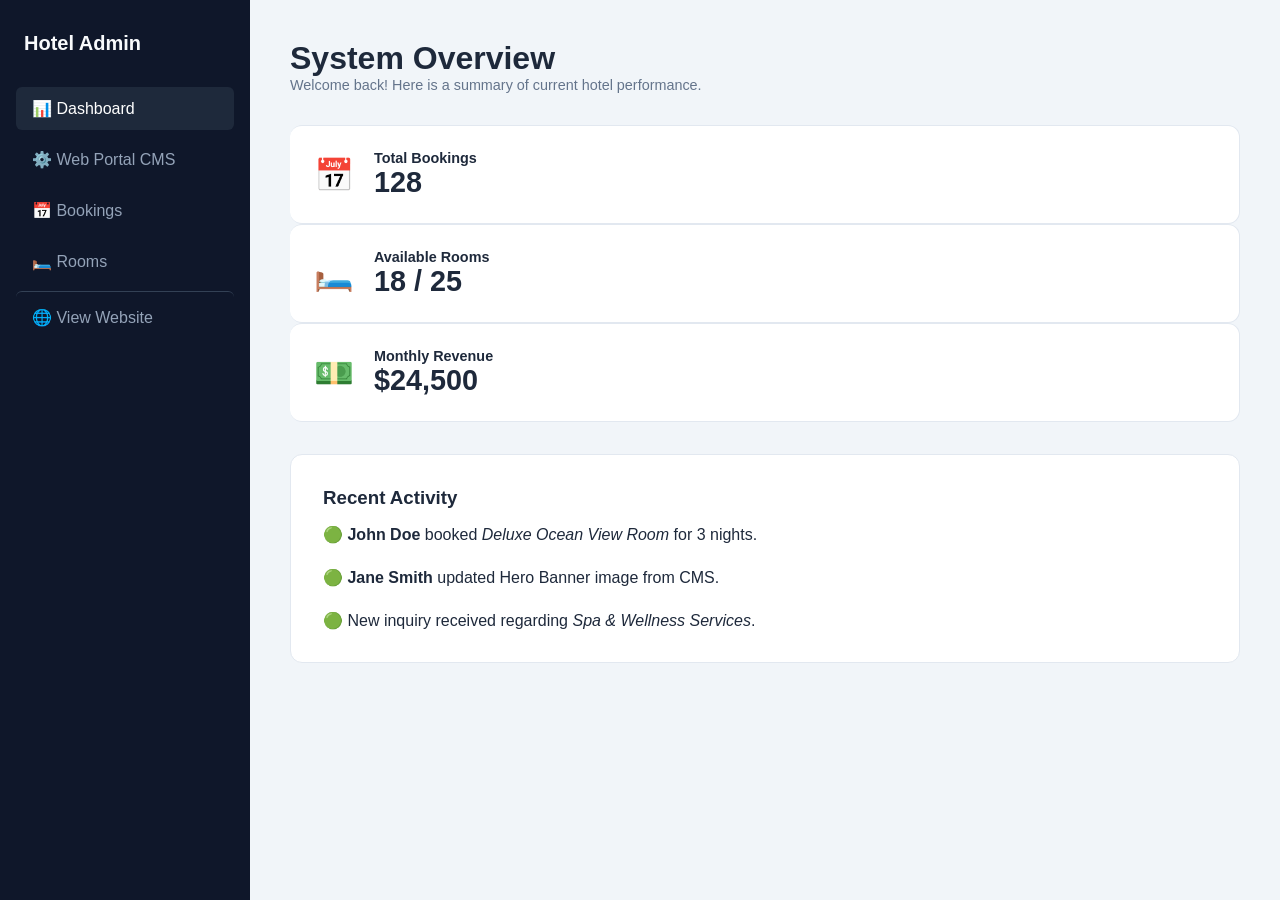
<file: admin_panel/index.html>
<!DOCTYPE html>
<html lang="en">
<head>
    <meta charset="UTF-8">
    <meta name="viewport" content="width=device-width, initial-scale=1.0">
    <title>Admin Dashboard - Hotel Management System</title>
    <link rel="stylesheet" href="assets/css/style.css">
</head>
<body>

    <div class="admin-wrapper">
        <!-- Sidebar Navigation -->
        <aside class="sidebar">
            <h2>Hotel Admin</h2>
            <nav class="sidebar-nav">
                <a href="index.html" class="nav-item active">📊 Dashboard</a>
                <a href="cms.html" class="nav-item">⚙️ Web Portal CMS</a>
                <a href="bookings.html" class="nav-item">📅 Bookings</a>
                <a href="rooms_management.html" class="nav-item">🛏️ Rooms</a>
                <a href="../index.html" class="nav-item exit-link">🌐 View Website</a>
            </nav>
        </aside>

        <!-- Main Workspace -->
        <main class="main-content">
            <header class="top-bar">
                <h1>System Overview</h1>
                <p>Welcome back! Here is a summary of current hotel performance.</p>
            </header>

            <!-- Summary Metrics Cards -->
            <div class="grid-3" style="margin-bottom: 2rem;">
                <div class="card stat-card" style="padding: 1.5rem;">
                    <span style="font-size: 2rem;">📅</span>
                    <div>
                        <h4 style="color: var(--text-muted); font-size: 0.9rem;">Total Bookings</h4>
                        <p style="font-size: 1.8rem; font-weight: 800; color: var(--primary-dark);">128</p>
                    </div>
                </div>

                <div class="card stat-card" style="padding: 1.5rem;">
                    <span style="font-size: 2rem;">🛏️</span>
                    <div>
                        <h4 style="color: var(--text-muted); font-size: 0.9rem;">Available Rooms</h4>
                        <p style="font-size: 1.8rem; font-weight: 800; color: var(--primary-dark);">18 / 25</p>
                    </div>
                </div>

                <div class="card stat-card" style="padding: 1.5rem;">
                    <span style="font-size: 2rem;">💵</span>
                    <div>
                        <h4 style="color: var(--text-muted); font-size: 0.9rem;">Monthly Revenue</h4>
                        <p style="font-size: 1.8rem; font-weight: 800; color: var(--accent-gold);">$24,500</p>
                    </div>
                </div>
            </div>

            <!-- Recent Activity / Quick Actions -->
            <div class="card" style="padding: 2rem;">
                <h3>Recent Activity</h3>
                <ul style="list-style: none; margin-top: 1rem; display: flex; flex-direction: column; gap: 0.75rem;">
                    <li style="padding-bottom: 0.75rem; border-bottom: 1px solid var(--border-subtle);">
                        🟢 <strong>John Doe</strong> booked <em>Deluxe Ocean View Room</em> for 3 nights.
                    </li>
                    <li style="padding-bottom: 0.75rem; border-bottom: 1px solid var(--border-subtle);">
                        🟢 <strong>Jane Smith</strong> updated Hero Banner image from CMS.
                    </li>
                    <li>
                        🟢 New inquiry received regarding <em>Spa & Wellness Services</em>.
                    </li>
                </ul>
            </div>
        </main>
    </div>

    <script src="assets/js/admin.js"></script>
</body>
</html>
</file>
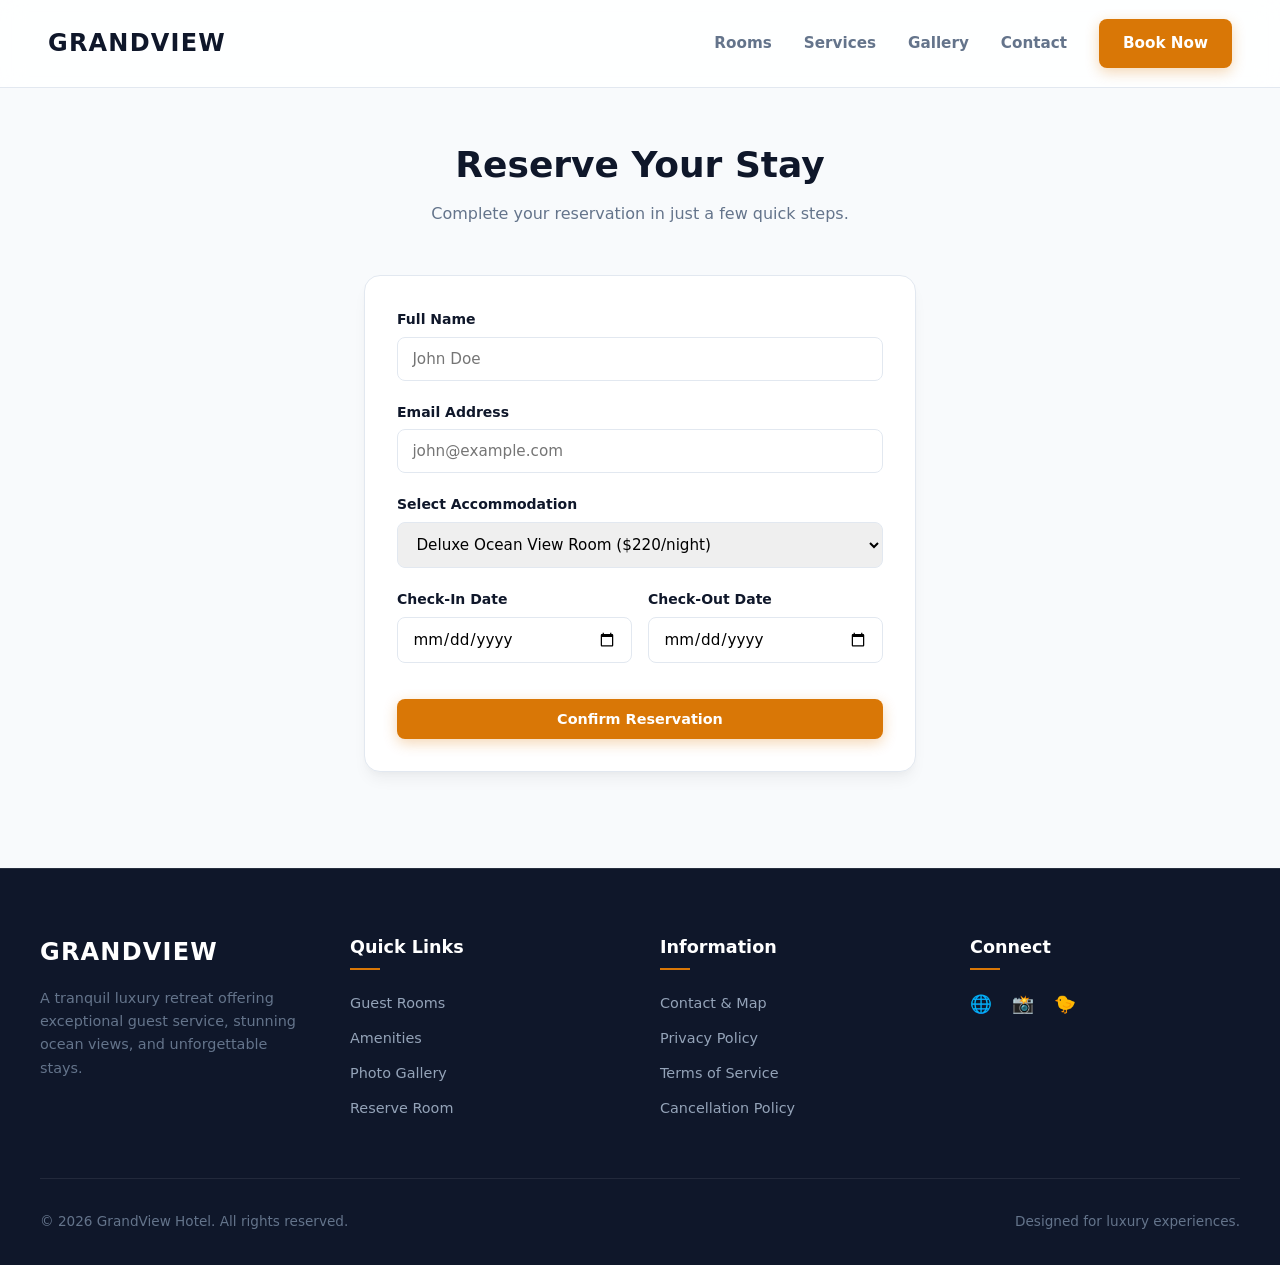
<file: booking.html>
<!DOCTYPE html>
<html lang="en">
<head>
    <meta charset="UTF-8">
    <meta name="viewport" content="width=device-width, initial-scale=1.0">
    <title>Book Your Stay - GrandView Hotel</title>
    <link rel="stylesheet" href="assets/css/style.css">
</head>
<body>

    <header class="navbar">
        <a href="index.html" class="logo">GrandView</a>
        <nav class="nav-links">
            <a href="index.html#rooms">Rooms</a>
            <a href="index.html#services">Services</a>
            <a href="index.html#Gallery">Gallery</a>
            <a href="index.html#contact">Contact</a>
            <a href="Booking.html" class="btn btn-primary">Book Now</a>
        </nav>
    </header>

    <main class="container" style="max-width: 600px; margin-top: 3rem;">
        <h2 class="section-title">Reserve Your Stay</h2>
        <p class="section-subtitle">Complete your reservation in just a few quick steps.</p>
        
        <form class="card booking-form" id="bookingForm" style="padding: 2rem; margin-top: 1.5rem;">
            <div class="form-group">
                <label for="fullName">Full Name</label>
                <input type="text" id="fullName" class="form-control" placeholder="John Doe" required>
            </div>

            <div class="form-group">
                <label for="email">Email Address</label>
                <input type="email" id="email" class="form-control" placeholder="john@example.com" required>
            </div>

            <div class="form-group">
                <label for="roomType">Select Accommodation</label>
                <select id="roomType" class="form-control" required>
                    <option value="Deluxe Ocean View Room">Deluxe Ocean View Room ($220/night)</option>
                    <option value="Executive Suite">Executive Suite ($350/night)</option>
                    <option value="Poolside Garden Room">Poolside Garden Room ($180/night)</option>
                </select>
            </div>

            <div style="display: grid; grid-template-columns: 1fr 1fr; gap: 1rem;">
                <div class="form-group">
                    <label for="checkIn">Check-In Date</label>
                    <input type="date" id="checkIn" class="form-control" required>
                </div>
                <div class="form-group">
                    <label for="checkOut">Check-Out Date</label>
                    <input type="date" id="checkOut" class="form-control" required>
                </div>
            </div>

            <button type="submit" class="btn btn-primary btn-block" style="margin-top: 1rem;">Confirm Reservation</button>
        </form>
    </main>

    <!-- Modern Footer -->
    <footer class="site-footer">
        <div class="footer-container">
            <div class="footer-brand">
                <a href="index.html" class="logo">GrandView</a>
                <p>A tranquil luxury retreat offering exceptional guest service, stunning ocean views, and unforgettable stays.</p>
            </div>
            
            <div class="footer-column">
                <h4>Quick Links</h4>
                <ul class="footer-links">
                    <li><a href="index.html#rooms">Guest Rooms</a></li>
                    <li><a href="index.html#services">Amenities</a></li>
                    <li><a href="index.html#Gallery">Photo Gallery</a></li>
                    <li><a href="Booking.html">Reserve Room</a></li>
                </ul>
            </div>

            <div class="footer-column">
                <h4>Information</h4>
                <ul class="footer-links">
                    <li><a href="index.html#contact">Contact & Map</a></li>
                    <li><a href="#">Privacy Policy</a></li>
                    <li><a href="#">Terms of Service</a></li>
                    <li><a href="#">Cancellation Policy</a></li>
                </ul>
            </div>

            <div class="footer-column">
                <h4>Connect</h4>
                <div class="footer-socials">
                    <a href="#" aria-label="Facebook">🌐</a>
                    <a href="#" aria-label="Instagram">📸</a>
                    <a href="#" aria-label="Twitter">🐤</a>
                </div>
            </div>
        </div>

        <div class="footer-bottom">
            <p>&copy; 2026 GrandView Hotel. All rights reserved.</p>
            <p>Designed for luxury experiences.</p>
        </div>
    </footer>

    <script>
        document.getElementById('bookingForm').addEventListener('submit', (e) => {
            e.preventDefault();
            alert('Reservation submitted successfully! We look forward to hosting you.');
            window.location.href = 'index.html';
        });
    </script>
</body>
</html>
</file>
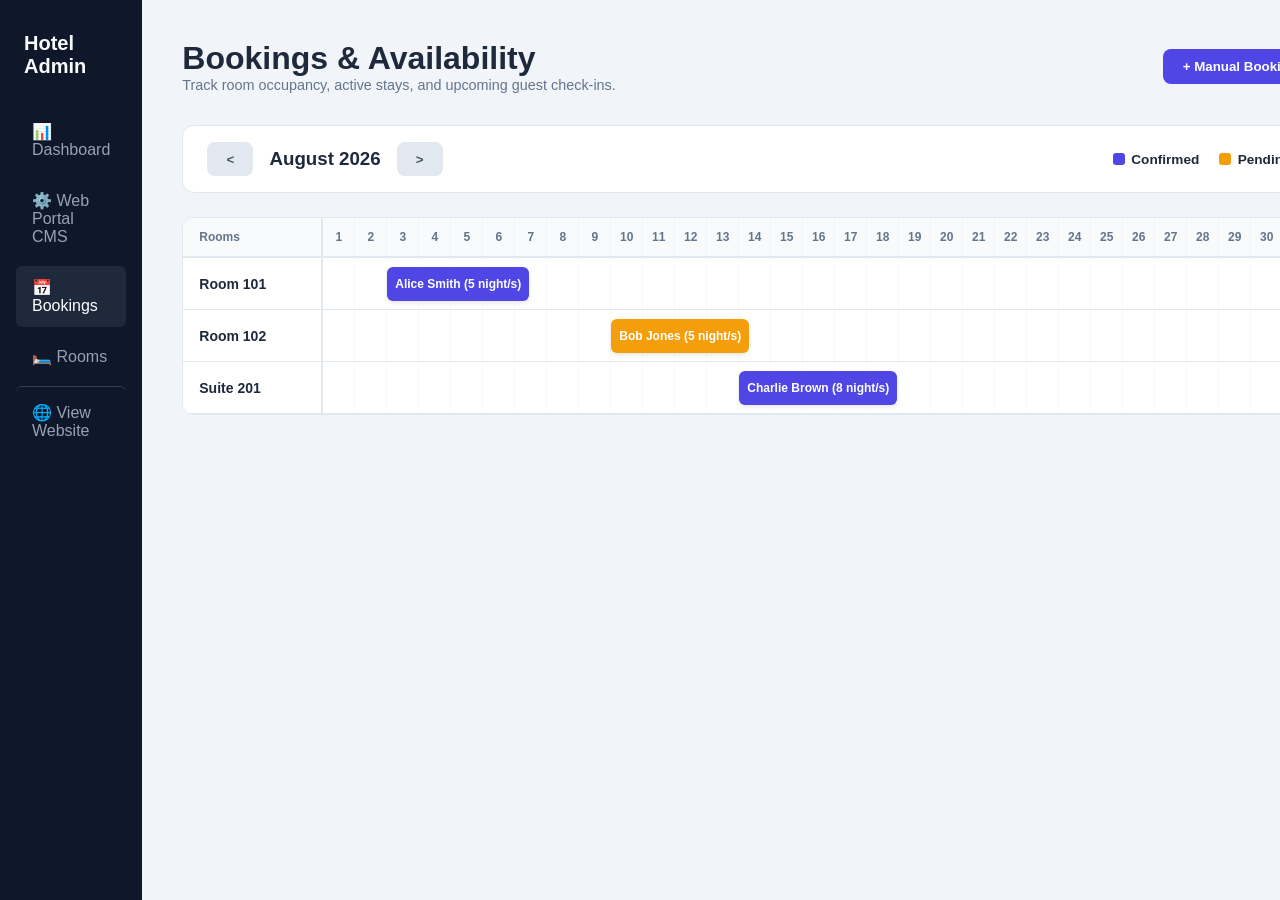
<file: admin_panel/bookings.html>
<!DOCTYPE html>
<html lang="en">
<head>
    <meta charset="UTF-8">
    <meta name="viewport" content="width=device-width, initial-scale=1.0">
    <title>Bookings Calendar - Hotel Admin</title>
    <link rel="stylesheet" href="assets/css/style.css">
</head>
<body>

    <div class="admin-wrapper">
        <!-- Sidebar Navigation -->
        <aside class="sidebar">
            <h2>Hotel Admin</h2>
            <nav class="sidebar-nav">
                <a href="index.html" class="nav-item">📊 Dashboard</a>
                <a href="cms.html" class="nav-item">⚙️ Web Portal CMS</a>
                <a href="bookings.html" class="nav-item active">📅 Bookings</a>
                <a href="rooms_management.html" class="nav-item">🛏️ Rooms</a>
                <a href="../index.html" class="nav-item exit-link">🌐 View Website</a>
            </nav>
        </aside>

        <!-- Main Workspace -->
        <main class="main-content">
            <header class="top-bar flex-between">
                <div>
                    <h1>Bookings & Availability</h1>
                    <p>Track room occupancy, active stays, and upcoming guest check-ins.</p>
                </div>
                <button id="open-booking-modal" class="btn btn-primary">+ Manual Booking</button>
            </header>

            <!-- Calendar Control Toolbar -->
            <div class="card calendar-controls flex-between">
                <div class="month-selector">
                    <button id="prev-month" class="btn btn-secondary">&lt;</button>
                    <h3 id="current-month-label">August 2026</h3>
                    <button id="next-month" class="btn btn-secondary">&gt;</button>
                </div>
                <div class="legend">
                    <span class="legend-item"><span class="legend-color legend-confirmed"></span> Confirmed</span>
                    <span class="legend-item"><span class="legend-color legend-pending"></span> Pending</span>
                </div>
            </div>

            <!-- Timeline Calendar Grid -->
            <div class="card calendar-card">
                <div class="calendar-container">
                    <div class="timeline-header" id="timeline-header">
                        <!-- Dates (1-31) generated dynamically via JS -->
                    </div>
                    <div class="timeline-body" id="timeline-body">
                        <!-- Room rows and reservation bars generated dynamically via JS -->
                    </div>
                </div>
            </div>
        </main>
    </div>

    <!-- Modal Form for Manual Walk-in Bookings -->
    <div id="booking-modal" class="modal">
        <div class="modal-content card">
            <div class="modal-header">
                <h3>Create New Reservation</h3>
                <span id="close-modal" class="close-btn">&times;</span>
            </div>
            
            <form id="add-booking-form">
                <div class="form-group">
                    <label for="guest-name">Guest Name</label>
                    <input type="text" id="guest-name" class="form-control" placeholder="e.g. John Doe" required>
                </div>

                <div class="form-group">
                    <label for="select-room">Select Room</label>
                    <select id="select-room" class="form-control" required>
                        <option value="101">Room 101 (Deluxe)</option>
                        <option value="102">Room 102 (Deluxe)</option>
                        <option value="201">Suite 201 (Executive)</option>
                    </select>
                </div>

                <div class="form-group flex-gap">
                    <div style="flex: 1;">
                        <label for="check-in">Check-In Day</label>
                        <input type="number" id="check-in" class="form-control" min="1" max="31" placeholder="e.g. 5" required>
                    </div>
                    <div style="flex: 1;">
                        <label for="check-out">Check-Out Day</label>
                        <input type="number" id="check-out" class="form-control" min="1" max="31" placeholder="e.g. 9" required>
                    </div>
                </div>

                <div class="form-actions">
                    <button type="button" id="cancel-modal" class="btn btn-secondary">Cancel</button>
                    <button type="submit" class="btn btn-primary">Save Booking</button>
                </div>
            </form>
        </div>
    </div>

    <!-- Page Specific Script -->
    <script src="assets/js/bookings.js"></script>
</body>
</html>
</file>
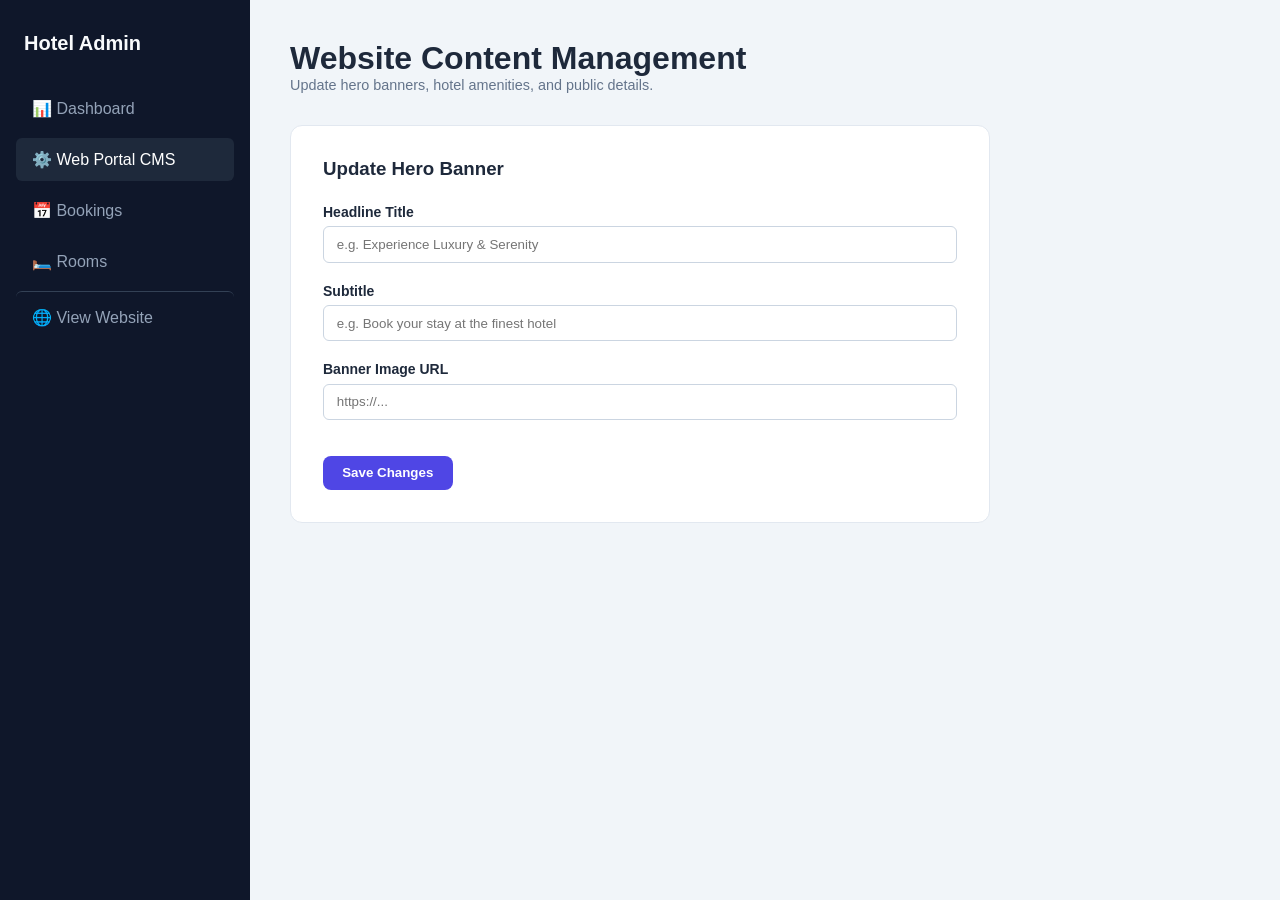
<file: admin_panel/cms.html>
<!DOCTYPE html>
<html lang="en">
<head>
    <meta charset="UTF-8">
    <meta name="viewport" content="width=device-width, initial-scale=1.0">
    <title>Web Portal CMS - Admin Panel</title>
    <link rel="stylesheet" href="assets/css/style.css">
</head>
<body>

    <div class="admin-wrapper">
        <!-- Sidebar Navigation -->
        <aside class="sidebar">
            <h2>Hotel Admin</h2>
            <nav class="sidebar-nav">
                <a href="index.html" class="nav-item">📊 Dashboard</a>
                <a href="cms.html" class="nav-item active">⚙️ Web Portal CMS</a>
                <a href="bookings.html" class="nav-item">📅 Bookings</a>
                <a href="rooms_management.html" class="nav-item">🛏️ Rooms</a>
                <a href="../index.html" class="nav-item exit-link">🌐 View Website</a>
            </nav>
        </aside>

        <!-- Main Workspace -->
        <main class="main-content">
            <header class="top-bar">
                <h1>Website Content Management</h1>
                <p>Update hero banners, hotel amenities, and public details.</p>
            </header>

            <div class="card form-card" style="padding: 2rem; max-width: 700px;">
                <h3>Update Hero Banner</h3>
                
                <form id="banner-form" style="margin-top: 1.5rem;">
                    <div class="form-group">
                        <label for="headline">Headline Title</label>
                        <input type="text" id="headline" class="form-control" placeholder="e.g. Experience Luxury & Serenity" required>
                    </div>

                    <div class="form-group">
                        <label for="subtitle">Subtitle</label>
                        <input type="text" id="subtitle" class="form-control" placeholder="e.g. Book your stay at the finest hotel" required>
                    </div>

                    <div class="form-group">
                        <label for="banner-url">Banner Image URL</label>
                        <input type="url" id="banner-url" class="form-control" placeholder="https://..." required>
                    </div>

                    <button type="submit" class="btn btn-primary" style="margin-top: 1rem;">Save Changes</button>
                </form>
            </div>
        </main>
    </div>

    <script src="assets/js/admin.js"></script>
</body>
</html>
</file>
<file: admin_panel/assets/css/style.css>
/* admin_panel/assets/css/style.css */

@import 'components/layout.css';
@import 'components/buttons.css';
@import 'components/forms.css';
@import 'components/tables.css';
@import 'components/calendar.css';

/* Stat Cards for Dashboard */
.stat-card {
    display: flex;
    align-items: center;
    gap: 1.25rem;
    border-left: 4px solid var(--accent-gold);
}

/* --- Responsive Media Queries --- */
@media (max-width: 768px) {
    .navbar {
        padding: 1rem 1.5rem;
    }

    .nav-toggle {
        display: flex;
    }

    .nav-links {
        position: absolute;
        top: 100%;
        left: 0;
        width: 100%;
        background-color: var(--bg-light);
        flex-direction: column;
        gap: 1.25rem;
        padding: 2rem;
        border-bottom: 1px solid var(--border-subtle);
        box-shadow: var(--shadow-soft);
        display: none;
    }

    .nav-links.active {
        display: flex;
    }

    .hero-banner h1 {
        font-size: 2.25rem;
    }

    .hero-banner p {
        font-size: 1rem;
    }

    .container {
        margin: 3rem auto;
    }
}
</file>
<file: assets/css/style.css>
/* --- Modern Design System & Variables --- */
:root {
    --primary-dark: #0f172a;     /* Rich Slate Navy */
    --accent-gold: #d97706;      /* Luxury Gold/Amber */
    --accent-hover: #b45309;
    --bg-light: #f8fafc;        /* Cool Gray Off-White */
    --card-bg: #ffffff;
    --text-primary: #0f172a;
    --text-muted: #64748b;
    --border-subtle: #e2e8f0;
    --shadow-soft: 0 10px 15px -3px rgba(0, 0, 0, 0.05), 0 4px 6px -2px rgba(0, 0, 0, 0.025);
    --shadow-hover: 0 20px 25px -5px rgba(0, 0, 0, 0.1), 0 10px 10px -5px rgba(0, 0, 0, 0.04);
}

/* Global Reset & Smooth Behavior */
html {
    scroll-behavior: smooth;
}

* {
    margin: 0;
    padding: 0;
    box-sizing: border-box;
    font-family: 'Segoe UI', system-ui, -apple-system, sans-serif;
}

body {
    background-color: var(--bg-light);
    color: var(--text-primary);
    line-height: 1.6;
}

/* Glassmorphism Sticky Navbar */
.navbar {
    position: sticky;
    top: 0;
    z-index: 1000;
    display: flex;
    justify-content: space-between;
    align-items: center;
    background: rgba(255, 255, 255, 0.85);
    backdrop-filter: blur(12px);
    -webkit-backdrop-filter: blur(12px);
    padding: 1.2rem 3rem;
    border-bottom: 1px solid var(--border-subtle);
    transition: all 0.3s ease;
}

.logo {
    font-size: 1.5rem;
    font-weight: 800;
    letter-spacing: 0.05em;
    color: var(--primary-dark);
    text-decoration: none;
    text-transform: uppercase;
}

.nav-links {
    display: flex;
    gap: 2rem;
    align-items: center;
}

.nav-links a {
    text-decoration: none;
    color: var(--text-muted);
    font-weight: 600;
    font-size: 0.95rem;
    transition: color 0.2s ease;
}

.nav-links a:hover {
    color: var(--accent-gold);
}

/* Mobile Nav Toggle Button */
.nav-toggle {
    display: none;
    flex-direction: column;
    gap: 5px;
    background: none;
    border: none;
    cursor: pointer;
    padding: 0.5rem;
}

.nav-toggle span {
    display: block;
    width: 25px;
    height: 2px;
    background-color: var(--primary-dark);
    transition: all 0.3s ease;
}

/* Animated Modern Buttons */
.btn {
    display: inline-block;
    padding: 0.75rem 1.5rem;
    font-size: 0.9rem;
    font-weight: 600;
    border-radius: 0.5rem;
    border: none;
    cursor: pointer;
    text-decoration: none;
    transition: transform 0.2s ease, box-shadow 0.2s ease, background-color 0.2s ease;
}

.btn-primary {
    background-color: var(--accent-gold);
    color: #ffffff !important;
    box-shadow: 0 4px 14px rgba(217, 119, 6, 0.3);
}

.btn-primary:hover {
    background-color: var(--accent-hover);
    transform: translateY(-2px);
    box-shadow: 0 6px 20px rgba(217, 119, 6, 0.4);
}

.btn-block {
    width: 100%;
    text-align: center;
}

/* Hero Banner with Fade-In Effect */
.hero-banner {
    position: relative;
    min-height: 80vh;
    display: flex;
    flex-direction: column;
    justify-content: center;
    align-items: center;
    padding: 2rem;
    text-align: center;
    color: white;
    background: linear-gradient(180deg, rgba(15, 23, 42, 0.55) 0%, rgba(15, 23, 42, 0.85) 100%), 
                url('https://images.unsplash.com/photo-1566073771259-6a8506099945?auto=format&fit=crop&w=1920&q=80') center/cover no-repeat;
}

.hero-banner h1 {
    font-size: 3.25rem;
    font-weight: 800;
    margin-bottom: 1rem;
    animation: fadeInUp 0.8s ease forwards;
}

.hero-banner p {
    font-size: 1.2rem;
    max-width: 600px;
    color: #e2e8f0;
    margin-bottom: 2rem;
    animation: fadeInUp 1s ease forwards;
}

.hero-banner .btn {
    animation: fadeInUp 1.2s ease forwards;
}

/* Layout & Containers */
.container {
    max-width: 1200px;
    margin: 5rem auto;
    padding: 0 1.5rem;
}

.section-title {
    text-align: center;
    font-size: 2.25rem;
    font-weight: 800;
    color: var(--primary-dark);
    margin-bottom: 0.5rem;
}

.section-subtitle {
    text-align: center;
    color: var(--text-muted);
    margin-bottom: 3rem;
}

.grid-3 {
    display: grid;
    grid-template-columns: repeat(auto-fit, minmax(320px, 1fr));
    gap: 2rem;
}

/* Base Cards & Elevated Hover States */
.card {
    background: var(--card-bg);
    border: 1px solid var(--border-subtle);
    border-radius: 1rem;
    box-shadow: var(--shadow-soft);
    transition: transform 0.3s ease, box-shadow 0.3s ease;
    overflow: hidden;
}

.card:hover {
    transform: translateY(-6px);
    box-shadow: var(--shadow-hover);
}

/* Amenities Cards */
.amenity-card {
    text-align: center;
    padding: 2.5rem 1.5rem;
}

.amenity-icon {
    font-size: 3rem;
    margin-bottom: 1rem;
    display: inline-block;
    transition: transform 0.3s ease;
}

.amenity-card:hover .amenity-icon {
    transform: scale(1.15) rotate(5deg);
}

.amenity-card h3 {
    margin-bottom: 0.5rem;
    color: var(--primary-dark);
}

.amenity-card p {
    color: var(--text-muted);
    font-size: 0.95rem;
}

/* Room Cards */
.room-card {
    display: flex;
    flex-direction: column;
}

.room-image-wrapper {
    position: relative;
    width: 100%;
    height: 220px;
    overflow: hidden;
}

.room-image {
    width: 100%;
    height: 100%;
    object-fit: cover;
    transition: transform 0.5s ease;
}

.room-card:hover .room-image {
    transform: scale(1.08);
}

.room-badge {
    position: absolute;
    top: 15px;
    right: 15px;
    background-color: rgba(15, 23, 42, 0.85);
    backdrop-filter: blur(4px);
    color: var(--accent-gold);
    font-size: 0.75rem;
    padding: 0.35rem 0.75rem;
    border-radius: 2rem;
    font-weight: 700;
    letter-spacing: 0.05em;
    text-transform: uppercase;
}

.room-details {
    padding: 1.5rem;
    display: flex;
    flex-direction: column;
    flex-grow: 1;
}

.room-header {
    display: flex;
    justify-content: space-between;
    align-items: flex-start;
    margin-bottom: 0.5rem;
}

.room-header h3 {
    font-size: 1.2rem;
    color: var(--primary-dark);
}

.room-price {
    font-size: 1.3rem;
    font-weight: 800;
    color: var(--accent-gold);
}

.room-price span {
    font-size: 0.75rem;
    color: var(--text-muted);
    font-weight: 400;
}

.room-capacity {
    font-size: 0.85rem;
    color: var(--text-muted);
    margin-bottom: 0.5rem;
}

.room-features {
    list-style: none;
    display: flex;
    flex-wrap: wrap;
    gap: 0.5rem;
    margin: 1rem 0 1.5rem 0;
}

.room-features li {
    font-size: 0.8rem;
    background-color: var(--bg-light);
    color: var(--text-muted);
    padding: 0.3rem 0.6rem;
    border-radius: 0.375rem;
    font-weight: 500;
}

/* Gallery Layout */
.gallery-grid {
    display: grid;
    grid-template-columns: repeat(auto-fit, minmax(260px, 1fr));
    gap: 1.5rem;
}

.gallery-item {
    overflow: hidden;
    border-radius: 1rem;
    height: 220px;
    box-shadow: var(--shadow-soft);
}

.gallery-item img {
    width: 100%;
    height: 100%;
    object-fit: cover;
    transition: transform 0.4s ease;
}

.gallery-item:hover img {
    transform: scale(1.1);
}

/* Form Styles */
.form-group {
    margin-bottom: 1.25rem;
}

.form-group label {
    display: block;
    margin-bottom: 0.4rem;
    font-size: 0.875rem;
    font-weight: 600;
    color: var(--primary-dark);
}

.form-control {
    width: 100%;
    padding: 0.75rem 0.9rem;
    border: 1px solid var(--border-subtle);
    border-radius: 0.5rem;
    font-size: 0.95rem;
    outline: none;
    transition: border-color 0.2s ease, box-shadow 0.2s ease;
}

.form-control:focus {
    border-color: var(--accent-gold);
    box-shadow: 0 0 0 3px rgba(217, 119, 6, 0.15);
}

/* Animation Utilities */
.animate-on-scroll {
    opacity: 0;
    transform: translateY(30px);
    transition: opacity 0.6s ease-out, transform 0.6s ease-out;
}

.animate-on-scroll.visible {
    opacity: 1;
    transform: translateY(0);
}

@keyframes fadeInUp {
    from {
        opacity: 0;
        transform: translateY(20px);
    }
    to {
        opacity: 1;
        transform: translateY(0);
    }
}

/* --- Modern Footer Styles --- */
.site-footer {
    background-color: var(--primary-dark);
    color: #e2e8f0;
    padding: 4rem 1.5rem 2rem 1.5rem;
    margin-top: 6rem;
    border-top: 1px solid rgba(255, 255, 255, 0.1);
}

.footer-container {
    max-width: 1200px;
    margin: 0 auto;
    display: grid;
    grid-template-columns: repeat(auto-fit, minmax(220px, 1fr));
    gap: 2.5rem;
    margin-bottom: 3rem;
}

.footer-brand .logo {
    color: #ffffff;
    display: inline-block;
    margin-bottom: 1rem;
}

.footer-brand p {
    color: var(--text-muted);
    font-size: 0.9rem;
    line-height: 1.6;
}

.footer-column h4 {
    color: #ffffff;
    font-size: 1.1rem;
    font-weight: 700;
    margin-bottom: 1.25rem;
    position: relative;
}

.footer-column h4::after {
    content: '';
    display: block;
    width: 30px;
    height: 2px;
    background-color: var(--accent-gold);
    margin-top: 0.4rem;
}

.footer-links {
    list-style: none;
}

.footer-links li {
    margin-bottom: 0.6rem;
}

.footer-links a {
    color: #94a3b8;
    text-decoration: none;
    font-size: 0.9rem;
    transition: color 0.2s ease, padding-left 0.2s ease;
}

.footer-links a:hover {
    color: var(--accent-gold);
    padding-left: 4px;
}

.footer-bottom {
    max-width: 1200px;
    margin: 0 auto;
    padding-top: 2rem;
    border-top: 1px solid rgba(255, 255, 255, 0.08);
    display: flex;
    justify-content: space-between;
    align-items: center;
    flex-wrap: wrap;
    gap: 1rem;
    font-size: 0.85rem;
    color: #64748b;
}

.footer-socials {
    display: flex;
    gap: 1.25rem;
}

.footer-socials a {
    color: #94a3b8;
    text-decoration: none;
    font-size: 1.1rem;
    transition: color 0.2s ease, transform 0.2s ease;
}

.footer-socials a:hover {
    color: var(--accent-gold);
    transform: translateY(-2px);
}

/* --- Contact Section & Map Layout --- */
.contact-wrapper {
    display: grid;
    grid-template-columns: repeat(auto-fit, minmax(320px, 1fr));
    gap: 2rem;
    align-items: stretch;
}

.contact-details-card {
    padding: 2.5rem 2rem;
    display: flex;
    flex-direction: column;
    justify-content: space-between;
}

.contact-details-card h3 {
    font-size: 1.5rem;
    color: var(--primary-dark);
    margin-bottom: 0.5rem;
}

.contact-text {
    color: var(--text-muted);
    font-size: 0.95rem;
    margin-bottom: 1.5rem;
}

.contact-info-list {
    display: flex;
    flex-direction: column;
    gap: 1.25rem;
}

.contact-item {
    display: flex;
    align-items: flex-start;
    gap: 1rem;
}

.contact-icon {
    font-size: 1.25rem;
    background-color: var(--bg-light);
    padding: 0.5rem 0.75rem;
    border-radius: 0.5rem;
}

.contact-item strong {
    display: block;
    font-size: 0.85rem;
    color: var(--primary-dark);
    text-transform: uppercase;
    letter-spacing: 0.05em;
}

.contact-item p, 
.contact-item a {
    color: var(--text-muted);
    text-decoration: none;
    font-size: 0.95rem;
    transition: color 0.2s ease;
}

.contact-item a:hover {
    color: var(--accent-gold);
}

.map-card {
    padding: 0;
    overflow: hidden;
    border-radius: 1rem;
    min-height: 380px;
}

.map-card iframe {
    width: 100%;
    height: 100%;
    display: block;
}

/* --- Responsive Media Queries --- */
@media (max-width: 768px) {
    .navbar {
        padding: 1rem 1.5rem;
    }

    .nav-toggle {
        display: flex;
    }

    .nav-links {
        position: absolute;
        top: 100%;
        left: 0;
        width: 100%;
        background-color: var(--bg-light);
        flex-direction: column;
        gap: 1.25rem;
        padding: 2rem;
        border-bottom: 1px solid var(--border-subtle);
        box-shadow: var(--shadow-soft);
        display: none;
    }

    .nav-links.active {
        display: flex;
    }

    .hero-banner h1 {
        font-size: 2.25rem;
    }

    .hero-banner p {
        font-size: 1rem;
    }

    .container {
        margin: 3rem auto;
    }
}
</file>
